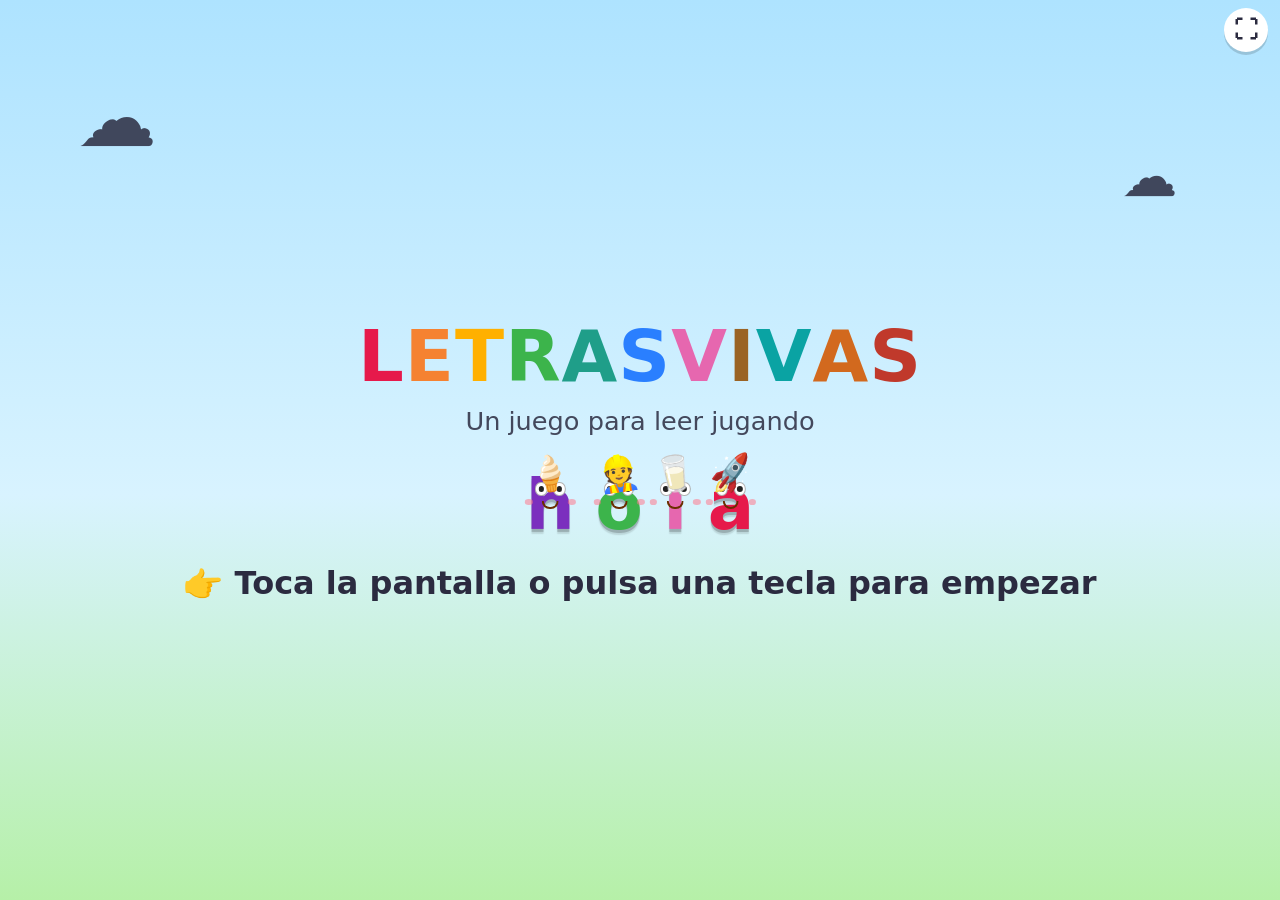
<file: index.html>
<!DOCTYPE html>
<html lang="es">
<head>
  <meta charset="UTF-8">
  <meta name="viewport" content="width=device-width, initial-scale=1.0, maximum-scale=1.0, user-scalable=no, viewport-fit=cover">
  <title>Las Letras Vivas — juego de lectura</title>

  <!-- App web instalable (PWA): icono propio, offline y pantalla completa -->
  <link rel="manifest" href="manifest.webmanifest">
  <meta name="mobile-web-app-capable" content="yes">
  <meta name="apple-mobile-web-app-capable" content="yes">
  <meta name="apple-mobile-web-app-status-bar-style" content="black-translucent">
  <meta name="apple-mobile-web-app-title" content="Letras Vivas">
  <meta name="theme-color" content="#aee3ff">
  <link rel="icon" href="icon.svg" type="image/svg+xml">
  <link rel="apple-touch-icon" href="icon-192.png">

  <link rel="stylesheet" href="style.css">
</head>
<body>
  <!-- Zona principal del juego -->
  <div id="app"></div>

  <!-- Controles táctiles: teclado en pantalla / botones (se rellenan por JS) -->
  <div id="controles"></div>

  <!-- Capa para confeti y efectos -->
  <div id="fx"></div>

  <!-- JavaScript clásico (funciona abriendo el archivo con doble clic).
       El orden importa: data.js → core.js → bloques.js → modos.js
       diccionario.js (grande) se carga con defer: NO bloquea el menú y
       rellena LV.DIC poco después para reconocer palabras de verdad. -->
  <script src="data.js"></script>
  <script src="core.js"></script>
  <script src="bloques.js"></script>
  <script src="modos.js"></script>
  <script defer src="diccionario.js"></script>
</body>
</html>
</file>
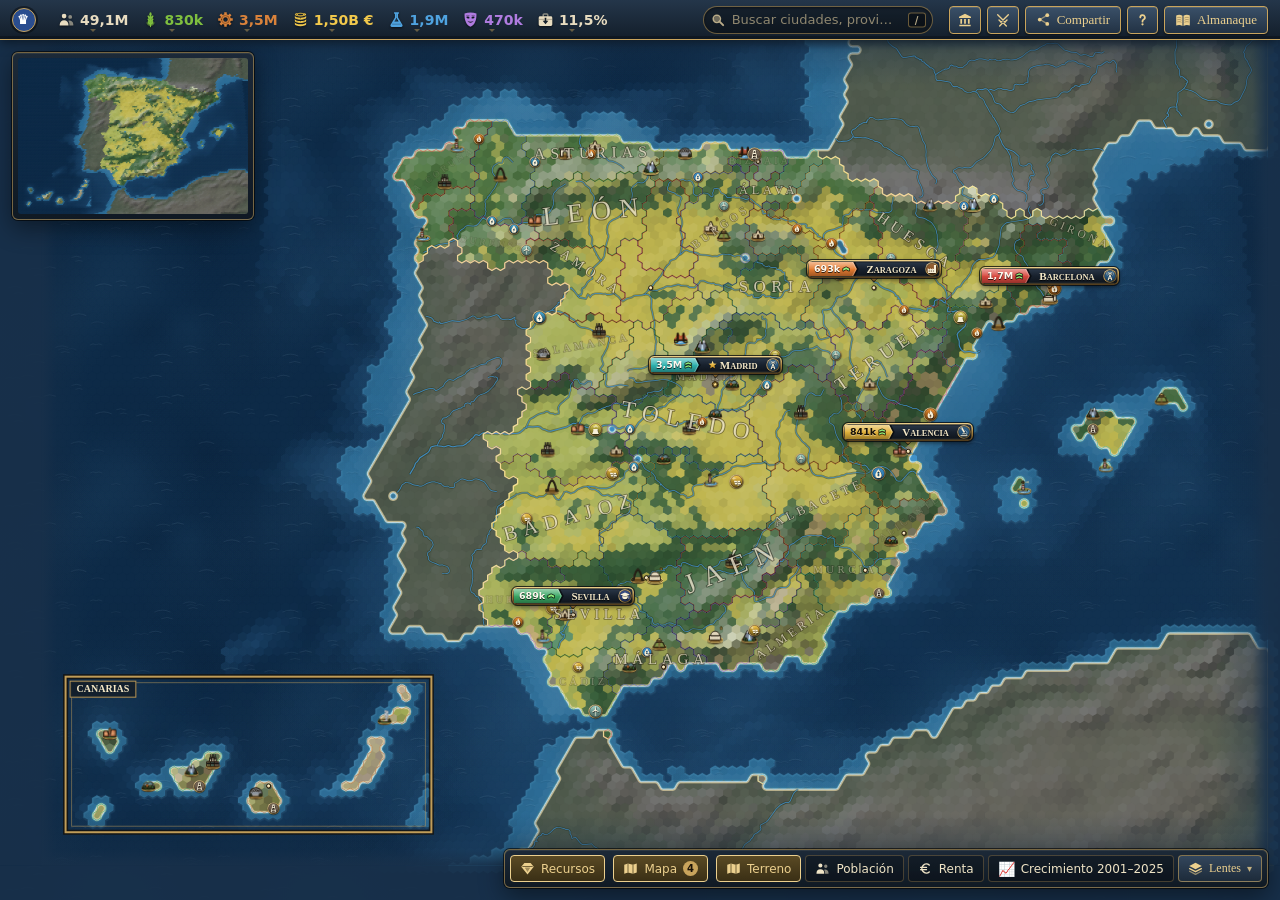
<file: espanaciv/index.html>
<!doctype html>
<html lang="es">
<head>
  <meta charset="utf-8">
  <script>
    // Las rutas (css/, js/, data/) son relativas: /espanaciv sin barra final las rompería.
    if (/\/espanaciv$/.test(location.pathname)) location.replace(location.pathname + "/" + location.search + location.hash);
  </script>
  <meta name="viewport" content="width=device-width, initial-scale=1, viewport-fit=cover">
  <title>España Civ</title>
  <meta name="description" content="La España real dibujada como un mapa de estrategia 4X: terreno hexagonal, ciudades con rendimientos, lentes y recursos, todo con datos públicos (INE, Eurostat, IGN, ESA, NOAA).">
  <meta name="theme-color" content="#131e2a">
  <link rel="icon" type="image/svg+xml" href="data:image/svg+xml,%3Csvg xmlns='http://www.w3.org/2000/svg' viewBox='0 0 64 64'%3E%3Ccircle cx='32' cy='32' r='31' fill='%23120d06'/%3E%3Ccircle cx='32' cy='32' r='29' fill='%23c9a45c'/%3E%3Ccircle cx='32' cy='32' r='24' fill='%23aa151b'/%3E%3Crect x='8' y='24' width='48' height='16' fill='%23f1bf00'/%3E%3Cpath fill='%23aa151b' d='M24 28h6v8h-6z'/%3E%3C/svg%3E">
  <meta property="og:type" content="website">
  <meta property="og:site_name" content="España Civ">
  <meta property="og:title" content="España como un mapa de juego de estrategia">
  <meta property="og:description" content="La economía real de España dibujada como un mapa de estrategia 4X, con datos públicos.">
  <link rel="stylesheet" href="css/style.css">
</head>
<body>
  <header id="topbar">
    <div class="brand" title="España"><span class="brand-emblem" aria-hidden="true">♛</span><span class="brand-text">España</span></div>
    <div id="yields" class="yields" aria-label="Rendimientos nacionales"></div>
    <div class="spacer"></div>
    <div class="search" role="search">
      <span class="search-ic" aria-hidden="true"></span>
      <input id="search-input" type="search" placeholder="Buscar ciudades y provincias" autocomplete="off" spellcheck="false"
        role="combobox" aria-autocomplete="list" aria-expanded="false" aria-controls="search-results" aria-label="Buscar ciudades y provincias (/ o Ctrl K)">
      <kbd class="search-kbd" aria-hidden="true">/</kbd>
    </div>
    <div id="turn" class="turn"></div>
    <div class="tb-buttons">
      <button id="btn-share" class="btn" aria-haspopup="dialog" aria-expanded="false" aria-label="Compartir esta vista" title="Compartir: copiar un enlace o descargar una imagen"></button>
      <button id="btn-help" class="btn btn-icon" aria-label="Ayuda de teclado y ratón" title="Ayuda (?)"></button>
      <button id="btn-pedia" class="btn" aria-label="Abrir el Almanaque" title="Qué significa cada número y de dónde sale"></button>
    </div>
  </header>

  <canvas id="map" role="img" aria-label="Mapa hexagonal de España"></canvas>

  <div id="tooltip" class="tooltip" hidden></div>
  <aside id="city-panel" class="panel" hidden role="region" aria-label="Detalles"></aside>

  <div id="lens-area">
    <div id="lens-picker" class="panel lens-picker" hidden role="dialog" aria-label="Elegir una lente"></div>
    <div id="legend" class="panel legend" hidden role="group" aria-label="Leyenda de la lente"></div>
    <div id="lens-dock" class="panel lens-dock" role="toolbar" aria-label="Lentes del mapa">
      <button id="btn-res" class="lens-btn res-toggle" aria-pressed="true" aria-label="Recursos en las casillas (R)" title="Mostrar u ocultar los recursos (R)" hidden></button>
      <div id="lens-quick" class="lens-quick"></div>
      <button id="btn-lenses" class="lens-btn lens-more" aria-haspopup="dialog" aria-expanded="false" aria-controls="lens-picker"></button>
    </div>
  </div>

  <div id="minimap-wrap" class="panel"><canvas id="minimap" aria-label="Minimapa: pulsa para saltar" role="img"></canvas></div>
  <button id="btn-minimap" class="panel minimap-toggle" aria-pressed="false" aria-controls="minimap-wrap" aria-label="Mostrar el minimapa"></button>

  <div id="search-results" class="panel search-results" role="listbox" aria-label="Resultados de búsqueda" hidden></div>
  <div id="share-pop" class="panel share-pop" role="dialog" aria-label="Compartir" hidden></div>
  <div id="yield-report" class="panel yield-report" role="dialog" aria-label="Informe nacional" tabindex="-1" hidden></div>
  <div id="toast" class="toast" role="status" aria-live="polite" hidden></div>
  <div id="announce" class="sr-only" aria-live="polite" aria-atomic="true"></div>

  <div id="pedia" class="modal" hidden>
    <div class="modal-card panel" role="dialog" aria-modal="true" aria-label="Almanaque">
      <button class="close icon-btn" data-close aria-label="Cerrar el Almanaque">✕</button>
      <nav id="pedia-nav" aria-label="Páginas del Almanaque"></nav>
      <article id="pedia-body"></article>
    </div>
  </div>

  <div id="help" class="modal" hidden>
    <div class="help-card panel" role="dialog" aria-modal="true" aria-labelledby="help-title"></div>
  </div>

  <div id="loading">Cartografiando el terreno…</div>
  <script type="module" src="js/main.js"></script>
</body>
</html>
</file>
<file: style.css>
/* =====================================================================
   LAS LETRAS VIVAS — Estilos
   Juego de lectura con teclado para peques. Todo escala con la
   variable --c (color de la letra) y el font-size del personaje.
   ===================================================================== */

:root {
  --azul-cielo-1: #aee3ff;
  --azul-cielo-2: #d8f3ff;
  --verde-prado: #b6f0a8;
  --texto: #2b2b40;
  --tarjeta: #ffffff;
}

* { box-sizing: border-box; }

html, body {
  margin: 0;
  padding: 0;
  height: 100%;
  overflow: hidden;
  font-family: "Comic Sans MS", "Chalkboard SE", "Baloo 2", "Trebuchet MS", system-ui, sans-serif;
  color: var(--texto);
  background: linear-gradient(180deg, var(--azul-cielo-1) 0%, var(--azul-cielo-2) 55%, var(--verde-prado) 100%);
  user-select: none;
  -webkit-user-select: none;
  -webkit-tap-highlight-color: transparent;
  touch-action: manipulation;
  overscroll-behavior: none;
}
body {
  display: flex;
  flex-direction: column;
  height: 100vh;
  height: 100dvh; /* tablet/móvil: altura real sin barras del navegador */
}

/* Nubes decorativas de fondo */
body::before, body::after {
  content: "☁️";
  position: fixed;
  top: 8%;
  font-size: 5rem;
  opacity: .85;
  animation: flotar 9s ease-in-out infinite;
  pointer-events: none;
}
body::before { left: 6%; }
body::after  { right: 8%; top: 16%; font-size: 3.5rem; animation-delay: 1.5s; }

@keyframes flotar {
  0%, 100% { transform: translateY(0); }
  50%      { transform: translateY(14px); }
}

#app {
  position: relative;
  flex: 1 1 auto;
  min-height: 0;
  width: 100%;
  display: flex;
  flex-direction: column;
  align-items: center;
  justify-content: center;
  /* "safe center": centra cuando cabe, pero si el contenido es más alto que
     la zona visible NO recorta por arriba (así no se ocultan letras). */
  justify-content: safe center;
  text-align: center;
  overflow-y: auto;
  padding: calc(54px + env(safe-area-inset-top)) 8px 6px;
  z-index: 1;
}

/* ====================== HUD (barra superior) ====================== */
.hud {
  position: fixed;
  top: env(safe-area-inset-top); left: 0; right: 0;
  display: flex;
  justify-content: space-between;
  align-items: center;
  padding: 8px 12px;
  font-size: 1.3rem;
  font-weight: bold;
  z-index: 5;
  pointer-events: none;
}
.hud-lado { display: flex; gap: 8px; align-items: center; }
.hud .estrellas {
  background: #fff;
  border-radius: 999px;
  padding: 6px 14px;
  box-shadow: 0 3px 0 rgba(0,0,0,.15);
}
.boton-hud {
  pointer-events: auto;
  cursor: pointer;
  background: #fff;
  border-radius: 999px;
  width: 44px; height: 44px;
  display: flex; align-items: center; justify-content: center;
  font-size: 1.5rem;
  box-shadow: 0 3px 0 rgba(0,0,0,.15);
}
.boton-hud:active { transform: translateY(3px); box-shadow: 0 0 0 rgba(0,0,0,.15); }

/* ====================== Títulos y textos ====================== */
.titulo {
  font-size: clamp(2.2rem, 7vw, 4.5rem);
  font-weight: 900;
  margin: 0 0 8px;
  letter-spacing: 1px;
}
.titulo .t-letra { display: inline-block; animation: bob 2s ease-in-out infinite; }

.subtitulo { font-size: clamp(1rem, 3vw, 1.6rem); margin: 0 0 28px; opacity: .85; }

.prompt {
  font-size: clamp(1.3rem, 4vw, 2.4rem);
  font-weight: bold;
  margin: 0 0 18px;
}
.ayuda-controles {
  position: fixed;
  bottom: 14px; left: 0; right: 0;
  font-size: 1rem;
  opacity: .75;
}

/* ====================== Personaje LETRA VIVA ====================== */
.letter-char {
  position: relative;
  display: inline-block;
  line-height: 1;
  margin: .1em .15em;
  animation: bob 2.4s ease-in-out infinite;
  transition: transform .15s ease;
}
.letter-char .glyph {
  display: block;
  font-weight: 900;
  color: var(--c, #4363d8);
  text-shadow:
     0 .04em 0 rgba(0,0,0,.18),
     0 .07em .02em rgba(0,0,0,.12);
}

/* Cara: ojos + boca sobre la letra.
   Ojos pequeños y arriba del todo para NO tapar el trazo de la letra
   (si son grandes, cuesta distinguir qué letra es). */
.letter-char .face {
  position: absolute;
  top: .16em;
  left: 50%;
  transform: translateX(-50%);
  display: flex;
  gap: .08em;
  z-index: 2;
}
.letter-char .eye {
  width: .18em;
  height: .21em;
  background: #fff;
  border: .02em solid rgba(0,0,0,.3);
  border-radius: 50%;
  display: flex;
  align-items: center;
  justify-content: center;
  animation: blink 4.5s infinite;
}
.letter-char .eye:last-child { animation-delay: .15s; }
.letter-char .pupil {
  width: .085em;
  height: .085em;
  background: #222;
  border-radius: 50%;
}
.letter-char .mouth {
  position: absolute;
  top: .44em;
  left: 50%;
  transform: translateX(-50%);
  width: .24em;
  height: .12em;
  border: .04em solid #6b2e00;
  border-top: none;
  border-radius: 0 0 1em 1em;
  z-index: 2;
}
/* Mejillas sonrosadas */
.letter-char .face::before,
.letter-char .face::after {
  content: "";
  position: absolute;
  top: .26em;
  width: .11em; height: .08em;
  background: rgba(255,120,140,.55);
  border-radius: 50%;
}
.letter-char .face::before { left: -.15em; }
.letter-char .face::after  { right: -.15em; }

/* Accesorio de profesión (sombrero/herramienta) */
.letter-char .accessory {
  position: absolute;
  top: -.42em;
  left: 50%;
  transform: translateX(-50%) rotate(-8deg);
  font-size: .5em;
  z-index: 3;
  animation: bob 2.4s ease-in-out infinite;
}

/* ====================== Animaciones ====================== */
@keyframes bob {
  0%, 100% { transform: translateY(0); }
  50%      { transform: translateY(-.06em); }
}
@keyframes blink {
  0%, 90%, 100% { transform: scaleY(1); }
  95%           { transform: scaleY(.1); }
}
@keyframes popin {
  0%   { transform: scale(.2) rotate(-12deg); opacity: 0; }
  70%  { transform: scale(1.15) rotate(4deg); opacity: 1; }
  100% { transform: scale(1) rotate(0); }
}
.letter-char.pop { animation: popin .45s ease-out, bob 2.4s ease-in-out infinite .45s; }

@keyframes happy {
  0%   { transform: translateY(0) rotate(0) scale(1); }
  25%  { transform: translateY(-.35em) rotate(-9deg) scale(1.12); }
  50%  { transform: translateY(0) rotate(0) scale(1.05); }
  75%  { transform: translateY(-.22em) rotate(9deg) scale(1.1); }
  100% { transform: translateY(0) rotate(0) scale(1); }
}
.letter-char.happy { animation: happy .7s ease-in-out; }

@keyframes shake {
  0%,100% { transform: translateX(0) rotate(0); }
  20% { transform: translateX(-.06em) rotate(-3deg); }
  40% { transform: translateX(.06em) rotate(3deg); }
  60% { transform: translateX(-.04em) rotate(-2deg); }
  80% { transform: translateX(.04em) rotate(2deg); }
}
.letter-char.oops { animation: shake .4s ease-in-out; }
.letter-char.oops .mouth {
  border-radius: 1em 1em 0 0;
  border-top: .04em solid #6b2e00;
  border-bottom: none;
  top: .5em;
}

/* Letras "hechas" en sílabas/palabras */
.letter-char.done .glyph { filter: drop-shadow(0 0 .12em rgba(60,200,80,.9)); }
.letter-char.next .glyph { animation: latido 1s ease-in-out infinite; }
@keyframes latido {
  0%,100% { transform: scale(1); }
  50%     { transform: scale(1.08); }
}

/* Huecos (letra oculta / por adivinar) */
.letter-char.slot { animation: none; }
.letter-char.slot .glyph {
  color: #b9c2cc;
  text-shadow: none;
  border-bottom: .08em solid #9aa6b2;
  padding: 0 .08em;
}
.letter-char.slot.next .glyph {
  color: #ff8c00;
  border-bottom-color: #ff8c00;
  animation: latido 1s ease-in-out infinite;
}

/* ====================== Menú principal ====================== */
.menu {
  display: flex;
  flex-direction: column;
  align-items: center;
  gap: 6px;
  width: 100%;
}
.seccion-titulo {
  width: 100%;
  max-width: 920px;
  margin: 18px 0 4px;
  font-size: clamp(1.1rem, 3.2vw, 1.6rem);
  font-weight: 900;
  text-align: left;
  opacity: .85;
}
.menu .seccion-titulo:first-child { margin-top: 4px; }
.cards {
  display: flex;
  gap: 18px;
  flex-wrap: wrap;
  justify-content: center;
  max-width: 920px;
}
.card {
  width: 160px;
  background: var(--tarjeta);
  border: 5px solid transparent;
  border-radius: 22px;
  padding: 14px 12px;
  box-shadow: 0 6px 0 rgba(0,0,0,.15);
  transition: transform .15s ease, border-color .15s ease, box-shadow .15s ease;
  cursor: pointer;
}
.card .num {
  display: inline-block;
  width: 34px; height: 34px; line-height: 34px;
  border-radius: 50%;
  background: #ffd54a;
  font-weight: 900;
  margin-bottom: 8px;
}
.card .icono { font-size: 3.4rem; display: block; margin: 4px 0; }
.card .nombre { font-size: 1.25rem; font-weight: bold; }
.card.sel {
  border-color: #ffb800;
  transform: translateY(-8px) scale(1.05);
  box-shadow: 0 12px 0 rgba(0,0,0,.18);
}

/* Ajustes (voz / mayúsculas) */
.ajustes {
  margin-top: 26px;
  display: flex;
  gap: 16px;
  justify-content: center;
  flex-wrap: wrap;
}
.badge {
  background: #fff;
  border-radius: 999px;
  padding: 8px 18px;
  font-size: 1.05rem;
  font-weight: bold;
  box-shadow: 0 3px 0 rgba(0,0,0,.12);
  cursor: pointer;
}
.badge:active { transform: translateY(2px); }

/* ====================== Zona de juego ====================== */
.stage {
  display: flex;
  align-items: center;
  justify-content: center;
  flex-wrap: wrap;
  min-height: 28vh;
}
.dibujo { font-size: clamp(4rem, 16vw, 9rem); margin-bottom: 6px; }
.fila-letras { display: flex; align-items: flex-end; justify-content: center; flex-wrap: wrap; }
.parade {
  display: flex; gap: 6px; justify-content: center; align-items: flex-end;
  flex-wrap: wrap;
  margin-top: 10px;
  opacity: .9;
}

/* Frases (modo lectura) */
.frase {
  display: flex;
  flex-wrap: wrap;
  gap: .35em;
  justify-content: center;
  align-items: center;
  max-width: 90%;
  font-size: clamp(1.6rem, 5vw, 3rem);
  font-weight: bold;
}
.frase .palabra-frase {
  padding: .05em .25em;
  border-radius: .25em;
  transition: transform .18s ease, background .18s ease, color .18s ease;
}
.frase .palabra-frase.activa {
  background: #ffd54a;
  transform: scale(1.18);
  box-shadow: 0 4px 0 rgba(0,0,0,.12);
}
.frase .palabra-frase.leida { color: #2e9e3f; }

/* Cuentos: dibujo más pequeño y la palabra que se teclea debajo */
.dibujo.cuento-dibujo { font-size: clamp(2.4rem, 9vmin, 4.5rem); margin-bottom: 2px; }
#cuento-word { margin-top: 8px; }

/* Intro */
.intro-tip {
  font-size: clamp(1.2rem, 4vw, 2rem);
  font-weight: bold;
  margin-top: 18px;
  animation: bob 1.6s ease-in-out infinite;
}

/* ====================== Confeti / efectos ====================== */
#fx {
  position: fixed;
  inset: 0;
  pointer-events: none;
  overflow: hidden;
  z-index: 10;
}
.confetti {
  position: absolute;
  font-size: 1.8rem;
  will-change: transform, opacity;
  transition: transform 1.2s cubic-bezier(.2,.7,.3,1), opacity 1.2s ease;
}

/* ====================== Controles táctiles ====================== */
#controles {
  flex: 0 0 auto;
  display: none;
  flex-direction: column;
  align-items: center;
  gap: 6px;
  padding: 6px 6px calc(6px + env(safe-area-inset-bottom));
  background: rgba(255,255,255,.4);
  border-top: 2px solid rgba(0,0,0,.06);
  z-index: 4;
}
.barra {
  display: flex;
  gap: 10px;
  justify-content: center;
  align-items: center;
  flex-wrap: wrap;
}
.bcontrol {
  font-family: inherit;
  font-weight: bold;
  font-size: 1.3rem;
  padding: 8px 18px;
  border: none;
  border-radius: 14px;
  background: #fff;
  box-shadow: 0 3px 0 rgba(0,0,0,.15);
  cursor: pointer;
  color: var(--texto);
}
.bcontrol.grande { font-size: 1.5rem; padding: 10px 28px; background: #ffd54a; }
.bcontrol:active { transform: translateY(3px); box-shadow: 0 0 0 rgba(0,0,0,.15); }

.teclado {
  display: flex;
  flex-direction: column;
  gap: 5px;
  align-items: center;
  width: 100%;
}
.kfila { display: flex; gap: 5px; justify-content: center; }
.ktecla {
  font-family: inherit;
  font-weight: 900;
  /* el teclado se adapta al ANCHO y al ALTO disponibles (vw y vh) para que en
     la tablet no se "coma" la pantalla ni tape las letras del juego */
  font-size: max(0.9rem, min(1.9rem, 5vw, 4.4vh));
  width: max(1.7rem, min(3.3rem, 8.2vw, 7.6vh));
  height: max(2rem, min(3.7rem, 8.6vw, 8vh));
  border: none;
  border-radius: 12px;
  background: #fff;
  color: var(--c, #333);
  box-shadow: 0 3px 0 rgba(0,0,0,.18);
  cursor: pointer;
  line-height: 1;
  display: flex;
  align-items: center;
  justify-content: center;
}
.ktecla:active { transform: translateY(3px); box-shadow: 0 0 0 rgba(0,0,0,.18); }

/* Cartel de celebración por hitos */
.toast {
  position: fixed;
  top: 50%; left: 50%;
  transform: translate(-50%, -50%) scale(0);
  background: #fff;
  border: 6px solid #ffb800;
  border-radius: 28px;
  padding: 28px 40px;
  font-size: clamp(1.4rem, 5vw, 2.6rem);
  font-weight: 900;
  box-shadow: 0 12px 40px rgba(0,0,0,.3);
  z-index: 20;
  transition: transform .4s cubic-bezier(.2,1.4,.4,1);
}
.toast.show { transform: translate(-50%, -50%) scale(1); }

/* ====================================================================
   AJUSTE TABLET: cuando hay teclado en pantalla, comprimimos el juego
   y alineamos arriba para que ninguna letra quede oculta tras el teclado.
   ==================================================================== */
body.con-teclado #app {
  justify-content: flex-start;
  padding-top: calc(48px + env(safe-area-inset-top));
}
body.con-teclado .stage { min-height: 0; }
body.con-teclado .prompt { margin-bottom: 8px; font-size: clamp(1.1rem, 3.4vw, 1.8rem); }
body.con-teclado .dibujo { font-size: clamp(2.4rem, 9vmin, 5rem); }
body.con-teclado .dibujo.cuento-dibujo { font-size: clamp(1.9rem, 6.5vmin, 3rem); }

/* ====================================================================
   JUEGOS DE PULSAR (Toca y descubre · ¿Empieza por? · Caza · Parejas)
   ==================================================================== */
.emoji-grande { font-size: clamp(2.6rem, 12vmin, 5rem); line-height: 1; display: block; }
.emoji-grande.pop { animation: popin .5s ease-out; }

.emoji-tile {
  font-family: inherit;
  border: none;
  cursor: pointer;
  background: #fff;
  border-radius: 22px;
  box-shadow: 0 6px 0 rgba(0,0,0,.15);
  width: clamp(74px, 21vw, 132px);
  height: clamp(74px, 21vw, 132px);
  display: flex; align-items: center; justify-content: center;
  transition: transform .12s ease, background .2s ease;
}
.emoji-tile:active { transform: translateY(4px); box-shadow: 0 2px 0 rgba(0,0,0,.15); }
.emoji-tile.tocado  { background: #fff3bf; }
.emoji-tile.acierto { background: #c8f7c5; }
.emoji-tile.happy { animation: happy .7s ease-in-out; }
.emoji-tile.oops  { animation: shake .4s ease-in-out; }

.grid-toca, .grid-opciones, .grid-caza {
  display: flex; flex-wrap: wrap; gap: 14px;
  justify-content: center; align-items: center;
  max-width: 740px; margin: 6px auto;
}
.toca-banner {
  width: 100%; min-height: 1.4em; margin-bottom: 10px;
  display: flex; justify-content: center; align-items: center;
}

/* Caza la letra */
.caza-objetivo { margin: 0 0 6px; }
.caza-tile {
  cursor: pointer; padding: 4px; border-radius: 18px;
  transition: transform .12s ease, background .15s ease;
}
.caza-tile:active { transform: scale(.9); background: rgba(255,255,255,.5); }

/* Parejas (memory) */
.grid-parejas {
  display: grid;
  grid-template-columns: repeat(var(--cols, 4), 1fr);
  gap: 10px; justify-content: center;
  max-width: 540px; margin: 0 auto; width: 100%;
}
.carta {
  font-family: inherit; border: none; cursor: pointer;
  aspect-ratio: 1 / 1;
  border-radius: 16px;
  background: #7b2fbe; color: #fff;
  display: flex; align-items: center; justify-content: center;
  box-shadow: 0 5px 0 rgba(0,0,0,.18);
  transition: transform .15s ease, background .2s ease;
  overflow: hidden;
}
.carta:active { transform: translateY(3px); }
.carta .carta-dorso { font-size: clamp(1.6rem, 7vw, 2.6rem); }
.carta.abierta { background: #fff; }
.carta.abierta .emoji-grande { font-size: clamp(1.8rem, 8vw, 3rem); }
.carta.hecha { background: #c8f7c5; opacity: .9; cursor: default; }
.carta.hecha:active { transform: none; }

/* ====================================================================
   PERFILES (quién juega)
   ==================================================================== */
.perfil-card .num-mini { font-size: .85rem; opacity: .7; margin-top: 4px; }
.perfil-badge { background: #fff3bf; }
.perfil-form {
  display: flex; flex-direction: column; align-items: center;
  gap: 12px; margin-top: 18px; width: 100%; max-width: 540px;
}
.perfil-nombre {
  font-family: inherit; font-size: 1.3rem;
  padding: 10px 16px; border: 3px solid #ffb800; border-radius: 14px;
  text-align: center; width: min(320px, 80vw);
}
.avatares { display: flex; flex-wrap: wrap; gap: 8px; justify-content: center; }
.avatar-op {
  font-family: inherit; font-size: 1.7rem;
  width: 48px; height: 48px;
  border: 3px solid transparent; border-radius: 12px;
  background: #fff; cursor: pointer;
  box-shadow: 0 3px 0 rgba(0,0,0,.12);
}
.avatar-op.sel { border-color: #ffb800; transform: translateY(-2px); }
.bcontrol.borrar { background: #ffd0d0; }

/* ====================================================================
   BLOQUES (Lego de letras / sílabas / palabras)
   Taller libre · Construir palabras (torre) · Tren de palabras
   El tamaño lo fija el JS con font-size: tam(rem); aquí todo va en em.
   ==================================================================== */
.bloque {
  position: relative;
  display: inline-flex; flex-direction: column; align-items: center; justify-content: center;
  min-width: 1.7em;
  padding: .34em .42em .3em;
  margin: .12em;
  border-radius: .2em;
  background: var(--c, #4363d8);
  color: #fff; font-weight: 900; line-height: 1;
  box-shadow: 0 .14em 0 rgba(0,0,0,.30), inset 0 .1em 0 rgba(255,255,255,.22);
  cursor: pointer;
  transition: transform .1s ease, box-shadow .1s ease;
  -webkit-user-select: none; user-select: none;
}
.bloque:active { transform: translateY(.08em); box-shadow: 0 .06em 0 rgba(0,0,0,.30), inset 0 .1em 0 rgba(255,255,255,.22); }
.bloque-estuds { display: flex; gap: .14em; margin-bottom: .12em; }
.bloque-estuds .estud { width: .32em; height: .18em; border-radius: .1em .1em 0 0; background: rgba(255,255,255,.55); }
.bloque-emoji { font-size: .85em; line-height: 1; margin-bottom: .04em; }
.bloque-texto { font-size: 1em; letter-spacing: .02em; }
.bloque-palabra { min-width: 2.4em; }

/* Estados */
.bloque.fantasma { background: transparent; color: #aeb8c2; box-shadow: none; border: .12em dashed #c2ccd6; }
.bloque.fantasma .estud { background: #d2dae2; }
.bloque.activo { outline: .12em solid #ff9f1c; animation: latido 1s ease-in-out infinite; }
.bloque.puesto { cursor: default; }
.bloque.usado { opacity: .32; pointer-events: none; }
.bloque.pista { outline: .14em solid #ffd54a; animation: latido .7s ease-in-out infinite; }
.bloque.encaja { animation: encaja .48s ease-out; }
.bloque.oops { animation: shake .4s ease-in-out; }
.torre .bloque, .tren .bloque, .muro .bloque { cursor: default; }

/* Bandeja de piezas (modos guiados) */
.bloque-tray {
  display: flex; flex-wrap: wrap; gap: .35rem;
  justify-content: center; align-items: center;
  margin-top: 14px; max-width: 760px;
}

/* Torre vertical (Construir): se apila de abajo hacia arriba */
.torre {
  display: flex; flex-direction: column-reverse;
  align-items: center; justify-content: flex-end;
  gap: .25rem; min-height: 16vh;
}
/* Tren horizontal: locomotora + vagones */
.tren {
  display: flex; flex-direction: row; align-items: flex-end; justify-content: center;
  flex-wrap: nowrap; gap: .2rem; min-height: 12vh;
}
.tren .loco { font-size: clamp(2.6rem, 11vmin, 4.4rem); line-height: 1; }
.tren.arranca { animation: arranca-tren 1.8s ease-in forwards; }

/* Taller libre: muro (construcción) + pestañas + paleta scrollable */
.stage.taller { justify-content: flex-start; }
.muro {
  display: flex; flex-wrap: wrap; gap: .25rem;
  justify-content: center; align-content: flex-start;
  min-height: 18vh; width: 100%; max-width: 820px; margin: 0 auto 6px;
  padding: 8px; border-radius: 18px; background: rgba(255,255,255,.45);
}
.muro-pista { color: #5a6b7b; font-size: clamp(1rem, 3.2vw, 1.4rem); align-self: center; padding: 1em; }
.tabs-bloques { display: flex; gap: 8px; justify-content: center; margin: 4px 0 8px; flex-wrap: wrap; }
.tab-bloque {
  font-family: inherit; font-weight: 800; font-size: clamp(.9rem, 3vw, 1.2rem);
  border: none; cursor: pointer; padding: 8px 14px; border-radius: 14px;
  background: #fff; color: var(--texto); box-shadow: 0 3px 0 rgba(0,0,0,.15);
}
.tab-bloque.sel { background: #ffe08a; transform: translateY(-2px); }
.paleta {
  display: flex; flex-wrap: wrap; gap: .3rem;
  justify-content: center; align-content: flex-start;
  width: 100%; max-width: 820px; margin: 0 auto;
  max-height: 34vh; overflow-y: auto;
  padding: 6px; border-radius: 14px;
}

@keyframes encaja {
  0%   { transform: translateY(-.7em) scale(1.12); }
  60%  { transform: translateY(.06em) scale(.97); }
  100% { transform: translateY(0) scale(1); }
}
@keyframes arranca-tren {
  0%   { transform: translateX(0); }
  18%  { transform: translateX(-.5em); }
  100% { transform: translateX(120vw); }
}

/* En tablet con teclado en pantalla: comprimir como el resto */
body.con-teclado .bloque-tray { margin-top: 6px; }
body.con-teclado .torre, body.con-teclado .tren { min-height: 0; }
body.con-teclado .muro { min-height: 10vh; }
body.con-teclado .paleta { max-height: 24vh; }
</file>
<file: espanaciv/css/style.css>
:root {
  --ink: #efe4c6;
  --ink-dim: #b9ab88;
  --gold: #c9a45c;
  --gold-bright: #ecd08e;
  --panel: rgba(16, 25, 35, 0.98);
  --panel-2: rgba(28, 41, 56, 0.98);
  --line: rgba(201, 164, 92, 0.55);
  --serif: "Palatino Linotype", Palatino, "Book Antiqua", Georgia, serif;
  --sans: -apple-system, "Segoe UI", system-ui, sans-serif;
  --topbar-h: 40px;
}

* { box-sizing: border-box; }
html, body { margin: 0; height: 100%; overflow: hidden; background: #0d2a47; color: var(--ink); font-family: var(--sans); }
button { font: inherit; color: inherit; }
[hidden] { display: none !important; }
.sr-only { position: absolute; width: 1px; height: 1px; padding: 0; margin: -1px; overflow: hidden; clip: rect(0 0 0 0); white-space: nowrap; border: 0; }
.muted { color: var(--ink-dim); }
svg.icon { display: inline-block; flex: none; }
.emoji { display: inline-block; line-height: 1; vertical-align: middle; }
:focus-visible { outline: 2px solid var(--gold-bright); outline-offset: 2px; }

#map { position: fixed; inset: 0; width: 100%; height: 100%; cursor: grab; display: block; touch-action: none; }
#map.dragging { cursor: grabbing; }

.panel {
  background: linear-gradient(180deg, var(--panel-2), var(--panel));
  border: 1px solid var(--line);
  box-shadow: 0 0 0 1px rgba(0,0,0,.6), 0 8px 24px rgba(0,0,0,.45), inset 0 1px 0 rgba(255,235,190,.08);
  border-radius: 6px;
  -webkit-backdrop-filter: blur(8px);
  backdrop-filter: blur(8px);
}

.icon-btn {
  display: inline-grid; place-items: center; width: 26px; height: 26px; padding: 0; cursor: pointer;
  background: rgba(0,0,0,.3); border: 1px solid rgba(201,164,92,.45); border-radius: 50%; color: var(--ink-dim);
}
.icon-btn:hover { color: var(--gold-bright); border-color: var(--gold); }

/* ---------- top bar ---------- */
#topbar {
  position: fixed; top: 0; left: 0; right: 0; height: var(--topbar-h); z-index: 10;
  display: flex; align-items: center; gap: 16px; padding: 0 12px;
  background: linear-gradient(180deg, #24364a, #131e2a);
  border-bottom: 1px solid var(--gold);
  box-shadow: 0 2px 10px rgba(0,0,0,.5), inset 0 -3px 0 rgba(0,0,0,.25);
  font-variant-numeric: tabular-nums;
}
.brand { font-family: var(--serif); font-weight: bold; letter-spacing: .14em; text-transform: uppercase; color: var(--gold-bright); white-space: nowrap; display: flex; align-items: center; flex: none; }
.brand-emblem { display: inline-grid; place-items: center; width: 24px; height: 24px; border-radius: 50%; background: #2a4d8f; border: 1px solid var(--gold); color: #fff; font-size: 13px; margin-right: 6px; box-shadow: 0 0 0 2px rgba(0,0,0,.4); }
.yields { display: flex; gap: 14px; flex: none; }
.yield {
  position: relative; display: flex; align-items: center; gap: 5px; font-weight: 600; font-size: 14px; white-space: nowrap; cursor: pointer; border-radius: 4px;
  background: none; border: 1px solid transparent; padding: 2px 4px; margin: 0 -5px; line-height: 20px; font-variant-numeric: tabular-nums;
}
.yield .ico { display: inline-flex; filter: drop-shadow(0 1px 1px rgba(0,0,0,.6)); }
/* The caret sits over the button's bottom padding (out of the flex flow), so the bar is exactly as wide as before. */
.yield .caret { position: absolute; left: 50%; bottom: 0; margin-left: -3.5px; width: 0; height: 0; border-left: 3.5px solid transparent; border-right: 3.5px solid transparent; border-top: 3px solid var(--gold); opacity: .45; transition: transform .15s, opacity .15s; pointer-events: none; }
.yield:hover { background: rgba(201,164,92,.12); border-color: rgba(201,164,92,.35); }
.yield:hover .caret { opacity: 1; }
.yield.open { background: linear-gradient(180deg, rgba(90,74,36,.85), rgba(58,47,21,.85)); border-color: var(--gold-bright); }
.yield.open .caret { opacity: 1; transform: rotate(180deg); border-top-color: var(--gold-bright); }
.spacer { flex: 1; min-width: 0; }
.turn { font-family: var(--serif); color: var(--ink-dim); font-size: 13px; white-space: nowrap; flex: none; }
.turn b { color: var(--gold-bright); }
.tb-buttons { display: flex; gap: 6px; flex: none; }
.btn {
  display: inline-flex; align-items: center; gap: 6px; white-space: nowrap; flex: none;
  background: linear-gradient(180deg, #3a5068, #223244); border: 1px solid var(--gold); border-radius: 4px;
  padding: 4px 10px; cursor: pointer; font-family: var(--serif); font-size: 13px; color: var(--gold-bright); line-height: 18px;
  box-shadow: inset 0 1px 0 rgba(255,235,190,.15), 0 1px 2px rgba(0,0,0,.5);
}
.btn:hover { background: linear-gradient(180deg, #4a6584, #2b4057); }
.btn[aria-expanded="true"] { background: linear-gradient(180deg, #5a4a24, #3a2f15); }
.btn-icon { padding: 4px 7px; }

/* search */
.search { position: relative; display: flex; align-items: center; flex: 0 1 230px; min-width: 150px; }
.search-ic { position: absolute; left: 8px; top: 50%; transform: translateY(-50%); color: var(--ink-dim); display: inline-flex; pointer-events: none; }
#search-input {
  width: 100%; height: 28px; padding: 0 34px 0 28px; border-radius: 14px; text-overflow: ellipsis; font: 13px var(--sans); color: var(--ink);
  background: rgba(0,0,0,.35); border: 1px solid rgba(201,164,92,.5); outline: none;
  box-shadow: inset 0 1px 3px rgba(0,0,0,.5);
}
#search-input::placeholder { color: rgba(185,171,136,.75); }
#search-input:focus { border-color: var(--gold-bright); background: rgba(0,0,0,.5); }
#search-input::-webkit-search-cancel-button { display: none; }
.search-kbd { position: absolute; right: 7px; top: 50%; transform: translateY(-50%); pointer-events: none; }
#search-input:focus ~ .search-kbd { display: none; }
kbd {
  display: inline-block; min-width: 18px; padding: 0 5px; border-radius: 3px; font: 11px/16px var(--sans); text-align: center;
  color: var(--gold-bright); background: rgba(255,235,190,.08); border: 1px solid rgba(201,164,92,.5); border-bottom-width: 2px;
}
.search-results { position: fixed; z-index: 40; max-height: min(420px, 70vh); overflow-y: auto; padding: 4px; }
.sr-item { display: flex; align-items: center; gap: 10px; padding: 6px 8px; border-radius: 4px; cursor: pointer; font-size: 13px; }
.sr-item.sel { background: linear-gradient(90deg, rgba(201,164,92,.28), rgba(201,164,92,.08)); }
.sr-ic { color: var(--gold); display: inline-flex; }
.sr-main { flex: 1; min-width: 0; display: flex; flex-direction: column; }
.sr-main b { font-family: var(--serif); color: var(--gold-bright); font-weight: normal; font-size: 14px; }
.sr-sub { color: var(--ink-dim); font-size: 11px; overflow: hidden; text-overflow: ellipsis; white-space: nowrap; }
.sr-pop { color: var(--ink-dim); font-variant-numeric: tabular-nums; font-size: 12px; }
.sr-empty { padding: 10px; color: var(--ink-dim); font-size: 13px; }

/* share popover + toast */
.share-pop { position: fixed; z-index: 40; width: 250px; padding: 8px; }
.sp-title { font-family: var(--serif); color: var(--gold); font-size: 11px; letter-spacing: .18em; text-transform: uppercase; padding: 2px 6px 6px; }
.sp-item { display: flex; align-items: center; gap: 10px; width: 100%; text-align: left; padding: 8px; border-radius: 4px; cursor: pointer; background: none; border: 1px solid transparent; color: var(--ink); font-size: 13px; }
.sp-item svg { color: var(--gold-bright); }
.sp-item:hover, .sp-item:focus-visible { background: rgba(201,164,92,.15); border-color: rgba(201,164,92,.35); }
.sp-item .muted { font-size: 11px; margin-left: 4px; }
.sp-status { font-size: 12px; color: var(--ink-dim); padding: 4px 8px 0; min-height: 0; }
.sp-status:empty { display: none; }
.sp-url { width: 100%; margin-top: 6px; font: 12px var(--sans); padding: 5px; color: var(--ink); background: rgba(0,0,0,.4); border: 1px solid var(--line); border-radius: 3px; }
.toast {
  position: fixed; top: 54px; left: 50%; transform: translateX(-50%); z-index: 45; padding: 7px 14px; border-radius: 16px;
  background: rgba(16,25,35,.96); border: 1px solid var(--gold); color: var(--gold-bright); font: 13px var(--serif); letter-spacing: .04em;
  box-shadow: 0 6px 18px rgba(0,0,0,.5);
}

/* ---------- top-bar reports (ui/yieldReport.js) ---------- */
.yield-report {
  --yc: var(--gold-bright);
  position: fixed; z-index: 28; width: 450px; max-width: calc(100vw - 16px); max-height: calc(100vh - 64px); max-height: calc(100dvh - 64px);
  overflow-y: auto; overscroll-behavior: contain; padding: 0 0 12px; outline: none;
  border: 1px solid var(--gold); border-top: 3px solid var(--gold);
  box-shadow: 0 0 0 1px rgba(0,0,0,.7), inset 0 0 0 1px rgba(255,235,190,.07), 0 14px 34px rgba(0,0,0,.6);
}
.yr-head { position: relative; display: flex; align-items: center; gap: 10px; padding: 12px 14px 8px; border-bottom: 1px solid var(--line);
  background: linear-gradient(180deg, rgba(255,235,190,.07), transparent); }
.yr-head::after { content: ""; position: absolute; left: 0; right: 0; bottom: -1px; height: 2px; background: linear-gradient(90deg, var(--yc), transparent 70%); opacity: .7; }
.yr-ic { display: inline-grid; place-items: center; width: 40px; height: 40px; border-radius: 50%; flex: none;
  background: radial-gradient(circle at 50% 35%, #2a3c52, #121b26); border: 2px solid var(--gold); box-shadow: 0 0 0 1px #120d06, inset 0 0 6px rgba(0,0,0,.6); }
.yr-ic svg, .yr-ic .emoji { filter: drop-shadow(0 1px 1px rgba(0,0,0,.6)); }
.yr-titles { flex: 1; min-width: 0; }
.yr-kind { font-size: 10px; letter-spacing: .22em; text-transform: uppercase; color: var(--gold); }
.yr-head h2 { margin: 0; font: normal 21px var(--serif); letter-spacing: .08em; text-transform: uppercase; color: var(--gold-bright); line-height: 1.15; }
.yr-close { flex: none; align-self: flex-start; }
.yr-total { padding: 10px 16px 2px; display: flex; align-items: center; gap: 14px; flex-wrap: wrap; }
.yr-total > b { font: bold 34px/1 var(--serif); letter-spacing: .02em; text-shadow: 0 2px 3px rgba(0,0,0,.6); font-variant-numeric: tabular-nums; }
.yr-ctx { list-style: none; margin: 0; padding: 0; font-size: 12px; color: var(--ink); line-height: 1.5; flex: 1; min-width: 180px; }
.yr-ctx li::before { content: "◆"; color: var(--gold); font-size: 8px; margin-right: 6px; vertical-align: 2px; }
.yr-def { margin: 8px 16px 2px; font-size: 12px; line-height: 1.45; color: var(--ink-dim); }
.yr-src { margin: 2px 16px 0; font-size: 11px; color: var(--gold); font-style: italic; }
.yr-sec { padding: 10px 16px 0; }
.yr-sec h3 {
  margin: 4px 0 8px; font-family: var(--serif); font-weight: normal; font-size: 12px; letter-spacing: .18em;
  text-transform: uppercase; color: var(--gold); display: flex; align-items: center; gap: 8px;
}
.yr-sec h3::after { content: ""; flex: 1; height: 1px; background: linear-gradient(90deg, var(--line), transparent); }
.yr-sec h4 { margin: 8px 0 4px; font: normal 10.5px var(--sans); letter-spacing: .12em; text-transform: uppercase; color: var(--ink-dim); }
.yr-note { margin: -4px 0 6px; font-size: 11px; color: var(--ink-dim); }
.yr-note:empty { display: none; }
.yr-bar { display: grid; grid-template-columns: 20px 1fr auto; gap: 1px 7px; align-items: center; font-size: 12px; margin-bottom: 5px; }
.yr-bar.noic { grid-template-columns: 1fr auto; }
.yr-bar.noic .yr-track { grid-column: 1 / 3; }
.yr-bic { display: inline-flex; color: var(--gold-bright); }
.yr-bl { min-width: 0; overflow-wrap: anywhere; line-height: 1.3; }
.yr-bl .muted { font-size: 11px; white-space: nowrap; }
.yr-bv { font-variant-numeric: tabular-nums; font-weight: 600; color: var(--ink); }
.yr-bar.strong .yr-bl { color: var(--gold-bright); font-family: var(--serif); font-size: 13px; }
.yr-track { grid-column: 2 / 4; height: 5px; background: rgba(255,255,255,.07); border-radius: 3px; overflow: hidden; }
.yr-track i { display: block; height: 100%; border-radius: 3px; background: linear-gradient(90deg, color-mix(in srgb, var(--yc) 70%, #000), var(--yc)); }
.yr-track i.good { background: #7fbf3f; }
.yr-track i.bad { background: #e0704f; }
.yr-more { margin: 2px 0 0 27px; padding: 2px 0; background: none; border: none; color: var(--gold-bright); font-size: 12px; cursor: pointer; text-decoration: underline dotted; text-underline-offset: 3px; }
.yr-controls { display: flex; align-items: center; justify-content: space-between; gap: 8px; flex-wrap: wrap; margin-bottom: 6px; }
.yr-tabs, .yr-modes { display: inline-flex; border: 1px solid rgba(201,164,92,.5); border-radius: 4px; overflow: hidden; background: rgba(0,0,0,.25); }
.yr-tabs button, .yr-modes button { background: none; border: none; padding: 4px 10px; font-size: 12px; cursor: pointer; color: var(--ink-dim); white-space: nowrap; }
.yr-tabs button + button, .yr-modes button + button { border-left: 1px solid rgba(201,164,92,.35); }
.yr-tabs button { font-family: var(--serif); letter-spacing: .08em; text-transform: uppercase; font-size: 11.5px; }
.yr-tabs button:hover:not([disabled]), .yr-modes button:hover { color: var(--gold-bright); background: rgba(201,164,92,.12); }
.yr-tabs button[aria-selected="true"], .yr-modes button[aria-pressed="true"] { color: var(--gold-bright); background: linear-gradient(180deg, #5a4a24, #3a2f15); }
.yr-tabs button[disabled] { opacity: .4; cursor: default; }
.yr-list { list-style: none; margin: 0; padding: 0; display: flex; flex-direction: column; gap: 3px; }
.yr-row {
  display: grid; grid-template-columns: 20px 1fr auto; gap: 2px 8px; align-items: center; width: 100%; text-align: left; cursor: pointer;
  padding: 5px 8px 6px; border-radius: 4px; background: rgba(0,0,0,.22); border: 1px solid rgba(201,164,92,.2); font-size: 13px;
}
.yr-row:hover, .yr-row:focus-visible { border-color: var(--gold); background: rgba(201,164,92,.12); }
.yr-row .yr-track { height: 3px; }
.yr-rk { grid-row: 1 / 3; align-self: center; display: inline-grid; place-items: center; width: 20px; height: 20px; border-radius: 50%; font: bold 11px var(--serif); color: #1a1408; background: radial-gradient(circle at 50% 35%, var(--gold-bright), var(--gold)); }
.yr-nm { font-family: var(--serif); color: var(--gold-bright); overflow: hidden; text-overflow: ellipsis; white-space: nowrap; min-width: 0; }
.yr-nm .muted { font-family: var(--sans); font-size: 11px; }
.yr-v { font-variant-numeric: tabular-nums; font-weight: 600; }
.yr-empty { font-size: 12px; }
.yr-foot { padding: 12px 16px 0; display: flex; align-items: center; justify-content: flex-end; gap: 10px; }
.yr-foot .yr-note { margin: 0; flex: 1; min-width: 0; }
#city-panel:focus { outline: none; }

/* ---------- extension hosts (app/api.js: app.ui.dock, app.ui.addTopButton) ---------- */
/* Docks sit flush under the top bar at the screen edge; the map stays full-size underneath and app.visibleArea()
   shrinks instead. --dock-left / --dock-right on <body> hold the visible docks' widths (0px when closed). */
.app-dock {
  position: fixed; top: var(--topbar-h); bottom: 0; width: var(--dock-w, 380px); max-width: calc(100vw - 120px); z-index: 12;
  overflow-y: auto; overscroll-behavior: contain; border-radius: 0; border-top: none;
}
.app-dock-left { left: 0; border-left: none; }
.app-dock-right { right: 0; border-right: none; }
.btn-ext.active, .btn-ext[aria-pressed="true"] { background: linear-gradient(180deg, #5a4a24, #3a2f15); border-color: var(--gold-bright); }
/* Extension buttons cost top-bar room: their labels go first, then (body.tb-ext) the brand text gives way. */
@media (max-width: 1720px) { .btn-ext .lbl { display: none; } .btn-ext { padding: 4px 7px; } body.tb-ext .turn { display: none; } }
@media (max-width: 1320px) and (min-width: 701px) { body.tb-ext .brand-text { display: none; } }
/* A docked dashboard plus the minimap leave the lens dock no room on smaller desktops: drop the minimap. */
@media (max-width: 1360px) and (min-width: 701px) {
  body.dock-open #minimap-wrap { display: none; }
  body.dock-open #lens-area { left: calc(12px + var(--dock-left, 0px)); }
}

/* ---------- tooltip ---------- */
.tooltip {
  position: fixed; z-index: 20; pointer-events: none; max-width: 280px;
  background: rgba(12, 18, 26, .96); border: 1px solid var(--line); border-radius: 4px;
  padding: 6px 9px; font-size: 12px; line-height: 1.45; color: var(--ink);
}
.tooltip b { color: var(--gold-bright); font-family: var(--serif); }
.tooltip .muted { color: var(--ink-dim); }
.tooltip svg.icon { vertical-align: -2px !important; }

/* ---------- city / state panel ---------- */
#city-panel {
  position: fixed; top: 52px; right: calc(12px + var(--dock-right, 0px)); bottom: 12px; width: 370px; z-index: 12;
  overflow-y: auto; padding: 0 0 12px; overscroll-behavior: contain;
}
.sheet-grip { display: none; }
.cp-head { padding: 12px 16px 12px 20px; border-bottom: 1px solid var(--line); position: relative; background: linear-gradient(180deg, rgba(255,235,190,.05), transparent); }
.cp-head .stripe { position: absolute; left: 0; top: 0; bottom: 0; width: 6px; border-radius: 6px 0 0 0; box-shadow: inset -1px 0 0 rgba(0,0,0,.4); }
.cp-kind { font-size: 10px; letter-spacing: .22em; text-transform: uppercase; color: var(--gold); }
.cp-name { margin: 0; font-weight: normal; font-family: var(--serif); font-size: 24px; letter-spacing: .06em; text-transform: uppercase; color: var(--gold-bright); padding-right: 34px; line-height: 1.15; }
.cp-name .cap { color: #ffe9a8; }
.cp-full { color: var(--ink-dim); font-size: 12px; margin-top: 3px; }
.chips { display: flex; flex-wrap: wrap; gap: 4px; margin-top: 6px; }
.chip { font: 11px var(--sans); letter-spacing: .06em; padding: 1px 7px; border-radius: 9px; border: 1px solid rgba(201,164,92,.5); background: rgba(0,0,0,.25); color: var(--gold-bright); }
button.chip { cursor: pointer; }
button.chip:hover { background: rgba(201,164,92,.2); }
.cp-pop { margin-top: 8px; font-size: 13px; display: flex; align-items: center; gap: 4px; flex-wrap: wrap; }
.cp-pop svg { color: var(--ink-dim); }
.cp-pop b { font-size: 16px; }
.cp-pop .growth { white-space: nowrap; }
.cp-pop .growth .since { color: var(--ink-dim); font-size: 12px; }
.cp-close { position: absolute; top: 10px; right: 10px; }
.cp-section { padding: 10px 16px 4px; }
.cp-section h3 {
  margin: 4px 0 8px; font-family: var(--serif); font-weight: normal; font-size: 12px; letter-spacing: .18em;
  text-transform: uppercase; color: var(--gold); display: flex; align-items: center; gap: 8px;
}
.cp-section h3::after { content: ""; flex: 1; height: 1px; background: linear-gradient(90deg, var(--line), transparent); }
.yield-grid { display: grid; grid-template-columns: repeat(5, 1fr); gap: 6px; }
.yield-tile { background: rgba(0,0,0,.25); border: 1px solid rgba(201,164,92,.25); border-radius: 5px; padding: 6px 2px; text-align: center; cursor: help; }
.yield-tile .ico { display: flex; justify-content: center; filter: drop-shadow(0 1px 1px rgba(0,0,0,.6)); }
.yield-tile .val { font-weight: 700; font-size: 14px; margin-top: 2px; font-variant-numeric: tabular-nums; }
.yield-tile .lbl { font-size: 10px; color: var(--ink-dim); text-transform: uppercase; letter-spacing: .06em; }
.yield-tile .rank { font-size: 10px; color: var(--gold-bright); margin-top: 2px; font-variant-numeric: tabular-nums; }
.ind { display: grid; grid-template-columns: 22px 1fr auto; gap: 2px 6px; align-items: center; margin-bottom: 5px; font-size: 12px; }
.ind .bar { grid-column: 2 / 4; height: 5px; background: rgba(255,255,255,.07); border-radius: 3px; overflow: hidden; }
.ind .bar i { display: block; height: 100%; border-radius: 3px; }
.ind .n { color: var(--ink-dim); font-variant-numeric: tabular-nums; }
.lq { font-size: 10px; padding: 0 4px; border-radius: 3px; margin-left: 4px; }
.lq.hi { background: rgba(127,191,63,.25); color: #b9e486; }
.lq.lo { background: rgba(255,255,255,.06); color: var(--ink-dim); }
.stat-row { display: flex; justify-content: space-between; gap: 8px; font-size: 13px; padding: 4px 0; border-bottom: 1px dashed rgba(201,164,92,.15); }
.stat-row .sl { display: inline-flex; align-items: center; gap: 6px; }
.stat-row .sl svg, .stat-row .sl .emoji { color: var(--ink-dim); width: 14px; }
.stat-row > span:last-child { text-align: right; }
.stat-row .cmp { font-size: 11px; color: var(--ink-dim); margin-left: 6px; white-space: nowrap; }
.good { color: #9fd76a !important; } .bad { color: #f08a6a !important; }
.city-list { display: flex; flex-direction: column; gap: 3px; }
.city-row {
  display: grid; grid-template-columns: 1fr auto 12px; gap: 8px; align-items: center; width: 100%; text-align: left; cursor: pointer;
  padding: 6px 8px; border-radius: 4px; background: rgba(0,0,0,.22); border: 1px solid rgba(201,164,92,.2); font-size: 13px;
}
.city-row:hover, .city-row:focus-visible { border-color: var(--gold); background: rgba(201,164,92,.12); }
.cr-name { font-family: var(--serif); color: var(--gold-bright); overflow: hidden; text-overflow: ellipsis; white-space: nowrap; }
.cr-name .muted { font-family: var(--sans); font-size: 11px; }
.cr-pop { color: var(--ink-dim); font-variant-numeric: tabular-nums; font-size: 12px; }
.cr-go { color: var(--gold); }
.cp-section p.muted { font-size: 12px; margin: 4px 0; }
.cp-foot { padding: 10px 16px 0; font-size: 11px; color: var(--ink-dim); }
.cp-foot a { color: var(--gold); cursor: pointer; }

/* ---------- lenses ---------- */
/* left: 266px keeps the area clear of the 252px-wide minimap; it never overlaps it. */
#lens-area {
  position: fixed; left: calc(266px + var(--dock-left, 0px)); right: calc(12px + var(--dock-right, 0px)); bottom: 12px; z-index: 11; pointer-events: none;
  display: flex; flex-direction: column; align-items: flex-end; gap: 8px;
}
#lens-area > * { pointer-events: auto; }
body.panel-open #lens-area { right: calc(394px + var(--dock-right, 0px)); }
#lens-area { container-type: inline-size; }
/* A narrow dock (e.g. beside the open panel) shows icons only for the quick lenses. */
@container (max-width: 560px) {
  .lens-quick .lens-btn:not(.active) span, .res-toggle span { display: none; }
}
.lens-dock { display: flex; align-items: center; gap: 4px; padding: 5px; max-width: 100%; min-width: 0; }
.lens-quick { display: flex; gap: 4px; min-width: 0; overflow-x: auto; scrollbar-width: none; }
.lens-quick::-webkit-scrollbar { display: none; }
.lens-btn {
  display: inline-flex; align-items: center; gap: 6px; flex: none;
  background: rgba(0,0,0,.25); border: 1px solid rgba(201,164,92,.3); border-radius: 4px; padding: 5px 9px;
  cursor: pointer; font-size: 12px; white-space: nowrap; color: var(--ink);
}
.lens-btn:hover { border-color: var(--gold); }
.lens-btn.active { background: linear-gradient(180deg, #5a4a24, #3a2f15); border-color: var(--gold-bright); color: var(--gold-bright); }
.lens-more { font-family: var(--serif); color: var(--gold-bright); border-color: rgba(201,164,92,.6); background: linear-gradient(180deg, #33465c, #1d2b3a); }
.lens-more .caret { font-size: 10px; opacity: .8; }
.lens-more[aria-expanded="true"] .caret { display: inline-block; transform: rotate(180deg); }
.res-toggle { color: var(--ink-dim); margin-right: 4px; }
.res-toggle.active { color: var(--gold-bright); border-color: var(--gold-bright); }

.lens-picker { width: 580px; max-width: 100%; max-height: calc(100vh - 140px); display: flex; flex-direction: column; overflow: hidden; }
.lp-head { display: flex; align-items: center; justify-content: space-between; padding: 8px 10px 6px 14px; border-bottom: 1px solid var(--line);
  font-family: var(--serif); color: var(--gold-bright); letter-spacing: .14em; text-transform: uppercase; font-size: 13px; }
.lp-body { overflow-y: auto; padding: 6px 10px 10px; display: grid; grid-template-columns: 1fr 1fr; gap: 2px 14px; }
.lp-group h4 { margin: 8px 0 5px; display: flex; align-items: center; gap: 6px; font: normal 11px var(--serif); letter-spacing: .18em; text-transform: uppercase; color: var(--gold); }
.lp-tiles { display: grid; grid-template-columns: 1fr 1fr; gap: 5px; }
.lp-tile {
  position: relative; display: grid; grid-template-columns: 26px 1fr; align-items: center; gap: 2px 7px; text-align: left; cursor: pointer;
  padding: 6px 7px 9px; border-radius: 5px; background: rgba(0,0,0,.25); border: 1px solid rgba(201,164,92,.25); color: var(--ink); font-size: 12px; overflow: hidden;
}
.lp-tile:hover, .lp-tile:focus-visible { border-color: var(--gold); background: rgba(201,164,92,.1); }
.lp-tile.active { border-color: var(--gold-bright); background: linear-gradient(180deg, rgba(90,74,36,.9), rgba(58,47,21,.9)); color: var(--gold-bright); }
.lp-ic { display: inline-grid; place-items: center; width: 26px; height: 26px; border-radius: 50%; background: #1b2838; border: 1px solid rgba(201,164,92,.55); color: var(--gold-bright); }
.lp-nm { white-space: nowrap; overflow: hidden; text-overflow: ellipsis; }
.lp-ramp { position: absolute; left: 6px; right: 6px; bottom: 3px; height: 3px; border-radius: 2px; }
.lp-ramp.terrain { background: linear-gradient(90deg, #2d6d97, #4f7a35, #a8a05a, #8a7a64, #e6e6e6); }

.legend { padding: 8px 10px 9px; width: 300px; max-width: 100%; font-size: 11px; }
.legend.behind { display: none; }
.lg-head { display: flex; align-items: center; gap: 7px; margin-bottom: 3px; }
.lg-ic { display: inline-grid; place-items: center; width: 24px; height: 24px; border-radius: 50%; background: #1b2838; border: 1px solid var(--gold); color: var(--gold-bright); flex: none; }
.legend .title { font-family: var(--serif); color: var(--gold-bright); font-size: 15px; letter-spacing: .06em; flex: 1; }
.lg-close { width: 20px; height: 20px; }
.legend .desc { color: var(--ink-dim); margin-bottom: 6px; line-height: 1.4; max-height: 4.3em; overflow: hidden; display: -webkit-box; -webkit-line-clamp: 3; -webkit-box-orient: vertical; }
.lg-scale { position: relative; cursor: crosshair; touch-action: none; padding-top: 2px; border-radius: 3px; }
.lg-hist { display: block; width: 100%; height: 38px; }
.legend .ramp { position: relative; height: 11px; border-radius: 2px; border: 1px solid rgba(0,0,0,.5); box-shadow: 0 0 0 1px rgba(201,164,92,.25); }
.band-mark { position: absolute; top: -45px; bottom: -3px; border: 1px solid var(--gold-bright); border-radius: 2px; background: rgba(255,233,168,.12); box-shadow: 0 0 6px rgba(255,214,110,.5); pointer-events: none; }
.legend .ticks { position: relative; height: 15px; margin-top: 3px; color: var(--ink-dim); font-variant-numeric: tabular-nums; }
.legend .ticks span { position: absolute; top: 0; white-space: nowrap; font-size: 10.5px; }
.legend .lg-unit { display: none; margin-top: 1px; color: var(--ink-dim); font-size: 10px; white-space: nowrap; overflow: hidden; text-overflow: ellipsis; }
.lg-meta { display: flex; flex-wrap: wrap; gap: 2px 8px; margin-top: 5px; color: var(--ink-dim); font-size: 10.5px; }
.hib { font-weight: 600; }
.lg-hint { margin-top: 4px; font-size: 10.5px; color: rgba(185,171,136,.75); font-style: italic; }
.lg-hint.on { color: var(--gold-bright); font-style: normal; }
/* A lens's caveat (lens.note), e.g. what a religion count does and does not measure. Shown everywhere, even on phones. */
.lg-note { margin: -2px 0 6px; padding: 4px 7px; border-left: 2px solid var(--gold); background: rgba(201,164,92,.08);
  color: var(--ink); font-size: 10.5px; line-height: 1.35; }
/* Categorical lenses: swatches instead of the histogram; click one to show only it. */
.lg-cats { display: flex; flex-wrap: wrap; gap: 3px 4px; }
.lg-cat { display: inline-flex; align-items: center; gap: 5px; padding: 2px 7px 2px 4px; cursor: pointer; font-size: 11px;
  background: rgba(0,0,0,.22); border: 1px solid rgba(201,164,92,.25); border-radius: 3px; }
.lg-cat i { width: 11px; height: 11px; border-radius: 2px; box-shadow: inset 0 0 0 1px rgba(0,0,0,.45); flex: none; }
.lg-cat:hover { border-color: var(--gold); }
.lg-cats.filtered .lg-cat:not(.on) { opacity: .45; }
.lg-cat.on { border-color: var(--gold-bright); color: var(--gold-bright); }

/* Map layers menu (app.ui.addMapToggle): one dock button, a small menu of switches above the dock. */
.map-layers-btn { position: relative; }
.map-layers-btn .ml-count { min-width: 15px; height: 15px; padding: 0 3px; border-radius: 8px; background: var(--gold); color: #1a1208;
  font-size: 10px; line-height: 15px; text-align: center; }
.map-layers-pop { align-self: flex-end; width: 240px; max-width: calc(100vw - 16px); max-height: 60vh; overflow-y: auto; padding: 4px 0 6px; }
.ml-head { padding: 4px 12px 6px; font: normal 11px var(--serif); letter-spacing: .18em; text-transform: uppercase; color: var(--gold);
  border-bottom: 1px solid var(--line); margin-bottom: 3px; }
.ml-row { display: flex; align-items: center; gap: 9px; width: 100%; padding: 7px 12px; min-height: 36px; cursor: pointer; text-align: left;
  background: none; border: 0; font-size: 12.5px; color: var(--ink-dim); }
.ml-row:hover, .ml-row:focus-visible { background: rgba(201,164,92,.1); }
.ml-row.on { color: var(--ink); }
.ml-ic { display: inline-grid; place-items: center; width: 18px; flex: none; }
.ml-lbl { flex: 1; }
.ml-switch { position: relative; width: 28px; height: 16px; border-radius: 8px; background: rgba(0,0,0,.4); border: 1px solid rgba(201,164,92,.4); flex: none; }
.ml-switch::after { content: ""; position: absolute; top: 2px; left: 2px; width: 10px; height: 10px; border-radius: 50%; background: var(--ink-dim); transition: left .12s; }
.ml-row.on .ml-switch { background: #5a4a24; border-color: var(--gold-bright); }
.ml-row.on .ml-switch::after { left: 14px; background: var(--gold-bright); }
/* The details toggle only matters beside a docked dashboard (advisors), where the legend is a compact strip at the
   top right of the map instead of a card over the south-east. */
.lg-more { display: none; width: 20px; height: 20px; font-size: 14px; line-height: 1; }
@media (min-width: 701px) {
  body.dock-open .lg-more { display: inline-grid; place-items: center; }
  body.dock-open #legend { position: absolute; right: 0; bottom: calc(100vh - 12px - var(--topbar-h) - 10px); transform: translateY(100%); }
  body.dock-open #legend:not(.expanded) { width: 230px; padding: 5px 8px 4px; }
  body.dock-open #legend:not(.expanded) .lg-ic { width: 20px; height: 20px; }
  body.dock-open #legend:not(.expanded) .title { font-size: 13px; }
  body.dock-open #legend:not(.expanded) :is(.desc, .lg-hist, .lg-meta, .lg-hint) { display: none; }
  body.dock-open #legend:not(.expanded) .band-mark { top: -3px; }
  body.dock-open #legend:not(.expanded) .ticks span:nth-child(2n) { display: none; }
  body.dock-open #legend:not(.expanded) .lg-unit { display: block; }
}

/* ---------- minimap ---------- */
/* España Civ: arriba a la izquierda, sobre el Atlántico; abajo a la izquierda está el recuadro de Canarias. */
#minimap-wrap { position: fixed; left: calc(12px + var(--dock-left, 0px)); top: 52px; bottom: auto; z-index: 11; padding: 5px; }
#minimap { display: block; cursor: pointer; border-radius: 3px; touch-action: none; }
.minimap-toggle { display: none; }

/* ---------- modals: civilopedia + help ---------- */
.modal { position: fixed; inset: 0; z-index: 30; background: rgba(0,0,0,.55); display: grid; place-items: center; }
.modal-card { width: min(980px, 94vw); height: min(680px, 88vh); display: grid; grid-template-columns: 210px 1fr; position: relative; overflow: hidden; }
.modal-card .close { position: absolute; top: 10px; right: 12px; z-index: 2; }
#pedia-nav { border-right: 1px solid var(--line); padding: 16px 0; background: rgba(0,0,0,.2); overflow-y: auto; }
#pedia-nav .hd { font-family: var(--serif); color: var(--gold-bright); font-size: 18px; letter-spacing: .12em; text-transform: uppercase; padding: 0 16px 12px; }
#pedia-nav button { display: block; width: 100%; text-align: left; background: none; border: none; padding: 7px 16px; cursor: pointer; font-size: 13px; color: var(--ink); }
#pedia-nav button.active, #pedia-nav button:hover { background: rgba(201,164,92,.15); color: var(--gold-bright); }
#pedia-body { padding: 20px 28px; overflow-y: auto; font-size: 14px; line-height: 1.55; }
#pedia-body h2 { font-family: var(--serif); color: var(--gold-bright); letter-spacing: .08em; margin: 0 0 12px; font-weight: normal; font-size: 24px; display: flex; align-items: center; gap: 10px; }
#pedia-body h2 svg { color: var(--gold); }
#pedia-body h3.grp { font-family: var(--serif); font-weight: normal; color: var(--gold); font-size: 13px; letter-spacing: .18em; text-transform: uppercase; margin: 22px 0 4px; display: flex; align-items: center; gap: 6px; border-bottom: 1px solid var(--line); padding-bottom: 4px; }
#pedia-body h4 { margin: 18px 0 4px; color: var(--gold); font-family: var(--serif); font-size: 15px; display: flex; align-items: center; gap: 6px; }
#pedia-body a { color: var(--gold-bright); }
#pedia-body .muted { color: var(--ink-dim); font-size: 12px; }
#pedia-body table { border-collapse: collapse; width: 100%; font-size: 12px; margin-top: 6px; }
#pedia-body td, #pedia-body th { border-bottom: 1px solid rgba(201,164,92,.2); padding: 4px 6px; text-align: left; vertical-align: top; }
#pedia-body th { color: var(--gold); font-weight: normal; font-family: var(--serif); letter-spacing: .06em; }
#pedia-body td.ic { width: 34px; vertical-align: middle; }
#pedia-body td.nm { white-space: nowrap; }
#pedia-body td.num { text-align: right; font-variant-numeric: tabular-nums; }
#pedia-body code { font-size: 11px; color: var(--ink-dim); word-break: break-all; }
.res-ic { display: inline-grid; place-items: center; width: 28px; height: 28px; border-radius: 50%; border: 2px solid var(--gold); color: #f8f0d8; box-shadow: 0 0 0 1px #120d06; }
.lens-entry { display: grid; grid-template-columns: 40px 1fr; gap: 10px; align-items: start; }
.lens-entry h4 { margin-top: 14px !important; }
.le-ic { margin-top: 14px; display: grid; place-items: center; width: 36px; height: 36px; border-radius: 50%; background: #1b2838; border: 1px solid var(--gold); color: var(--gold-bright); }
.le-ramp { display: block; height: 6px; border-radius: 3px; margin: 6px 0 3px; max-width: 260px; }
.swatch { display: inline-block; width: 14px; height: 14px; border-radius: 3px; vertical-align: -2px; margin-right: 6px; border: 1px solid rgba(0,0,0,.4); }

.help-card { width: min(720px, 94vw); max-height: 88vh; overflow-y: auto; padding: 18px 24px 16px; position: relative; }
.help-card h2 { margin: 0 0 10px; font: normal 22px var(--serif); letter-spacing: .1em; text-transform: uppercase; color: var(--gold-bright); display: flex; align-items: center; gap: 10px; }
.help-card h2 svg { color: var(--gold); }
.help-close { position: absolute; top: 12px; right: 12px; }
.help-cols { display: grid; grid-template-columns: repeat(auto-fit, minmax(200px, 1fr)); gap: 4px 22px; }
.help-card h3 { margin: 10px 0 6px; font: normal 11px var(--serif); letter-spacing: .2em; text-transform: uppercase; color: var(--gold); border-bottom: 1px solid var(--line); padding-bottom: 4px; }
.help-row { display: grid; grid-template-columns: 1fr; gap: 2px; padding: 4px 0; font-size: 13px; }
.help-row .keys { display: flex; flex-wrap: wrap; gap: 4px; }
.help-foot { margin: 14px 0 0; font-size: 12px; color: var(--ink-dim); }
.help-foot a { color: var(--gold-bright); }

#loading {
  position: fixed; inset: 0; display: grid; place-items: center; z-index: 50; background: #0c2238;
  font-family: var(--serif); font-size: 22px; letter-spacing: .2em; text-transform: uppercase; color: var(--gold-bright);
}
#loading.error { font-size: 15px; letter-spacing: 0; text-transform: none; padding: 40px; text-align: center; }

/* ---------- narrower desktops ---------- */
#topbar { overflow-x: auto; overflow-y: hidden; scrollbar-width: none; }
#topbar::-webkit-scrollbar { display: none; }
/* The "Turn" label is the first thing to go when the bar is short of room (it needs about 1360px). */
@media (max-width: 1380px) { .turn { display: none; } }
@media (max-width: 1200px) {
  #topbar { gap: 12px; }
  .yields { gap: 10px; }
  .yield { font-size: 13px; }
  .btn .lbl { display: none; }
  .btn { padding: 4px 7px; }
  .search { flex-basis: 180px; min-width: 130px; }
}
@media (max-width: 1000px) and (min-width: 701px) {
  .brand-text { display: none; }
  .lp-body { grid-template-columns: 1fr; }
  #topbar { gap: 10px; padding: 0 10px; }
  .yields { gap: 8px; }
  .yield { font-size: 12.5px; gap: 4px; }
  .search { flex: 0 1 150px; min-width: 112px; }
  /* With a panel open there is no room for the dock beside the minimap: hide the minimap, give the dock the width. */
  body.panel-open #minimap-wrap { display: none; }
  body.panel-open #lens-area { left: calc(12px + var(--dock-left, 0px)); }
}
/* The yields row gives way first when the bar is short of room (topbar.js marks it .clipped). Phones scroll the
   whole bar instead. */
@media (max-width: 1000px) and (min-width: 701px) {
  .yields { flex: 0 1 auto; min-width: 0; overflow-x: auto; scrollbar-width: none; }
  .yields::-webkit-scrollbar { display: none; }
  .yields.clipped { -webkit-mask-image: linear-gradient(90deg, #000 calc(100% - 22px), transparent); mask-image: linear-gradient(90deg, #000 calc(100% - 22px), transparent); }
}

/* ---------- phones ---------- */
@media (max-width: 700px) {
  #topbar { gap: 10px; padding: 0 8px; overflow-x: auto; overflow-y: hidden; scrollbar-width: none; -webkit-overflow-scrolling: touch; }
  #topbar::-webkit-scrollbar { display: none; }
  .brand-text { display: none; }
  .spacer { display: none; }
  .search { flex: 0 0 160px; min-width: 160px; order: -1; margin-left: 4px; }
  .brand { order: -2; }
  .search-kbd { display: none; }
  .yields { gap: 10px; }
  /* Fades at the ends of the scrolling bar (ui/topbar.js sets .more-l / .more-r). Sticky pseudo-elements stay at
     the visible edges; the negative margins cancel their width and the 10px flex gap so they add no scroll width. */
  #topbar::before, #topbar::after {
    content: ""; position: sticky; flex: none; align-self: stretch; width: 30px; z-index: 1; pointer-events: none;
    opacity: 0; transition: opacity .15s;
  }
  #topbar::before { order: -3; left: 0; margin-right: -40px; background: linear-gradient(90deg, #1b2a3a 20%, rgba(27,42,58,0)); }
  #topbar::after { order: 99; right: 0; margin-left: -40px; background: linear-gradient(270deg, #1b2a3a 20%, rgba(27,42,58,0)); }
  #topbar.more-l::before, #topbar.more-r::after { opacity: 1; }

  #lens-area { left: 0; right: 0; bottom: 0; gap: 6px; align-items: stretch; z-index: 13; }
  body.panel-open #lens-area { right: 0; }
  .lens-dock { border-radius: 10px 10px 0 0; border-left: none; border-right: none; border-bottom: none; padding: 6px 8px calc(6px + env(safe-area-inset-bottom)); }
  .lens-quick { flex: 1; }
  .res-toggle span, .lens-more span:not(.caret) { display: none; }
  .map-layers-pop { margin: 0 8px; width: auto; align-self: stretch; }
  .ml-row { min-height: 42px; }
  .legend { width: auto; margin: 0 8px; }
  .legend .desc { display: none; }
  .lens-picker { width: auto; margin: 0 8px; max-height: 60vh; }
  .lp-body { grid-template-columns: 1fr; }

  #minimap-wrap { display: none; top: auto; bottom: 64px; left: 8px; }
  body.minimap-on #minimap-wrap { display: block; }
  .minimap-toggle {
    display: grid; place-items: center; position: fixed; left: 8px; bottom: 60px; z-index: 11; width: 38px; height: 38px; padding: 0;
    cursor: pointer; color: var(--gold-bright); border-radius: 50%;
  }
  body.minimap-on .minimap-toggle { bottom: auto; top: 50px; }
  body.panel-open .minimap-toggle, body.panel-open #minimap-wrap { display: none; }

  #city-panel {
    top: auto; left: 0; right: 0; bottom: 0; width: auto; height: 55vh; height: 55dvh; z-index: 25;
    border-radius: 14px 14px 0 0; border-left: none; border-right: none; border-bottom: none;
    padding-bottom: calc(12px + env(safe-area-inset-bottom)); transition: transform .18s ease-out;
    box-shadow: 0 -8px 30px rgba(0,0,0,.55);
  }
  #city-panel.dragging-sheet { transition: none; }
  .app-dock {
    top: auto; left: 0; right: 0; bottom: 0; width: auto; max-width: none; height: 55vh; height: 55dvh; z-index: 24;
    border-radius: 14px 14px 0 0; border: 1px solid var(--line); border-bottom: none; border-left: none; border-right: none;
    padding-bottom: env(safe-area-inset-bottom); box-shadow: 0 -8px 30px rgba(0,0,0,.55);
  }
  .sheet-grip { display: block; position: sticky; top: 0; z-index: 2; height: 18px; margin-bottom: -18px; touch-action: none; }
  .sheet-grip::before { content: ""; position: absolute; left: 50%; top: 6px; width: 44px; height: 4px; margin-left: -22px; border-radius: 2px; background: rgba(201,164,92,.6); }
  .cp-head { padding-top: 18px; touch-action: none; }
  .cp-close { top: 14px; width: 32px; height: 32px; }
  .cp-name { font-size: 21px; }
  .yield-tile .val { font-size: 13px; }

  .modal-card { grid-template-columns: 1fr; grid-template-rows: auto 1fr; width: 100vw; height: 100%; height: 100dvh; border-radius: 0; }
  #pedia-nav { display: flex; overflow-x: auto; border-right: none; border-bottom: 1px solid var(--line); padding: 8px 44px 8px 0; }
  #pedia-nav .hd { display: none; }
  .modal-card .close { background: #1c2836; top: 7px; right: 8px; }
  #pedia-nav button { width: auto; white-space: nowrap; padding: 6px 12px; }
  #pedia-body { padding: 14px 16px; }
  .help-card { padding: 16px; }
  .toast { top: 50px; }

  .yield-report {
    left: 0 !important; right: 0; width: auto; max-width: none; z-index: 28;
    max-height: calc(100vh - var(--topbar-h) - 64px); max-height: calc(100dvh - var(--topbar-h) - 64px);
    border-radius: 0 0 12px 12px; border-left: none; border-right: none; border-top-width: 2px;
  }
  .yr-total > b { font-size: 30px; }
  .yr-row { padding: 7px 8px; }
}
</file>
